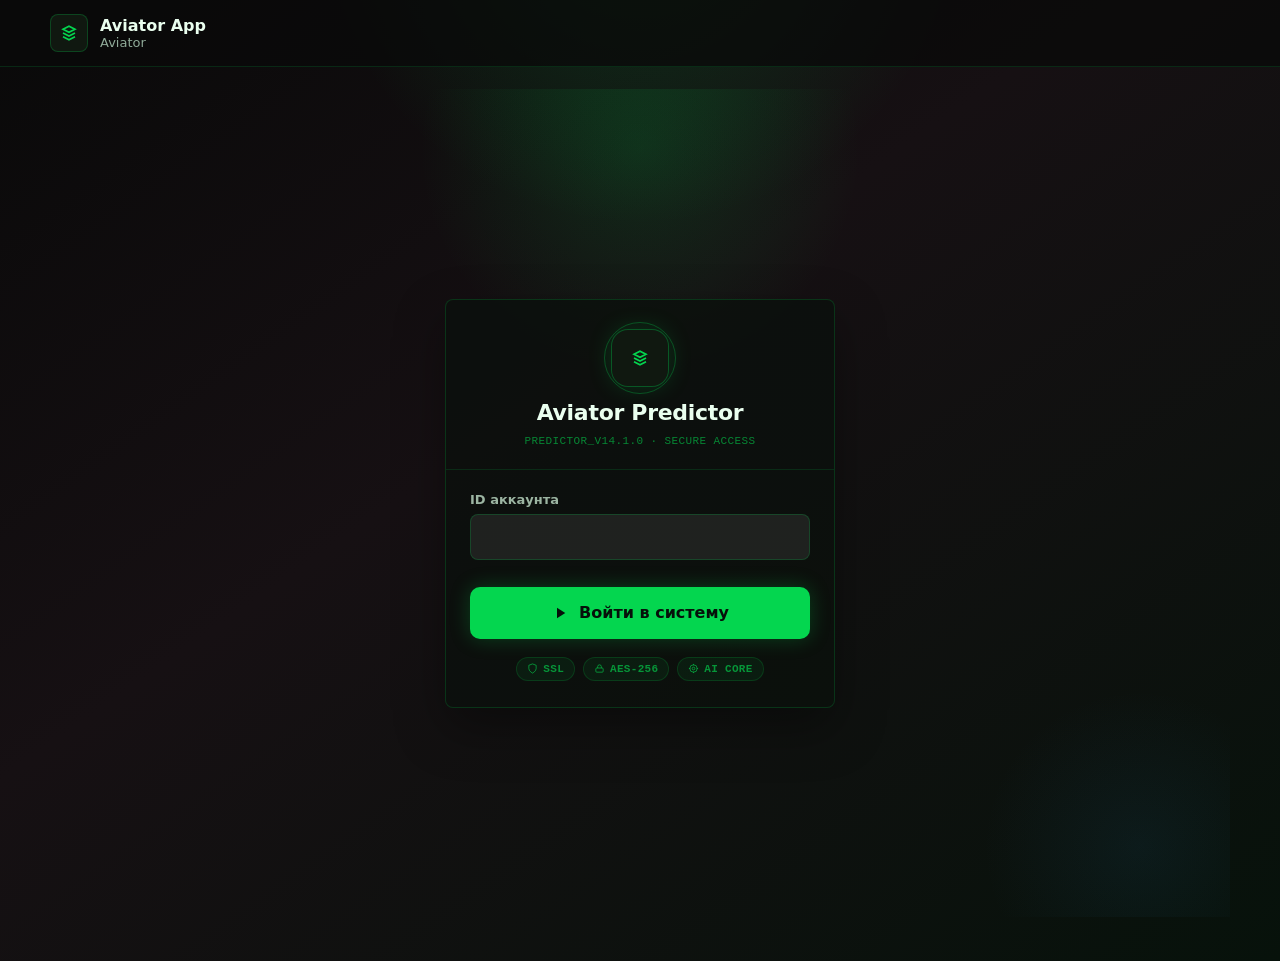
<file: index.html>
<!doctype html>
<html lang="ru">
  <head>
    <meta charset="UTF-8" />
    <meta name="viewport" content="width=device-width, initial-scale=1.0, viewport-fit=cover" />
    <meta name="theme-color" content="#07120b" />
    <meta name="mobile-web-app-capable" content="yes" />
    <meta name="apple-mobile-web-app-capable" content="yes" />
    <meta name="apple-mobile-web-app-status-bar-style" content="black-translucent" />
    <title>Aviator Predictor</title>
    <!-- Telegram Mini App SDK (обязательно первым) -->
    <script src="https://telegram.org/js/telegram-web-app.js"></script>
    <link rel="stylesheet" href="./styles.css" />
  </head>
  <body data-entry="player">
    <div id="app"></div>
    <script src="./app.js"></script>
  </body>
</html>
</file>
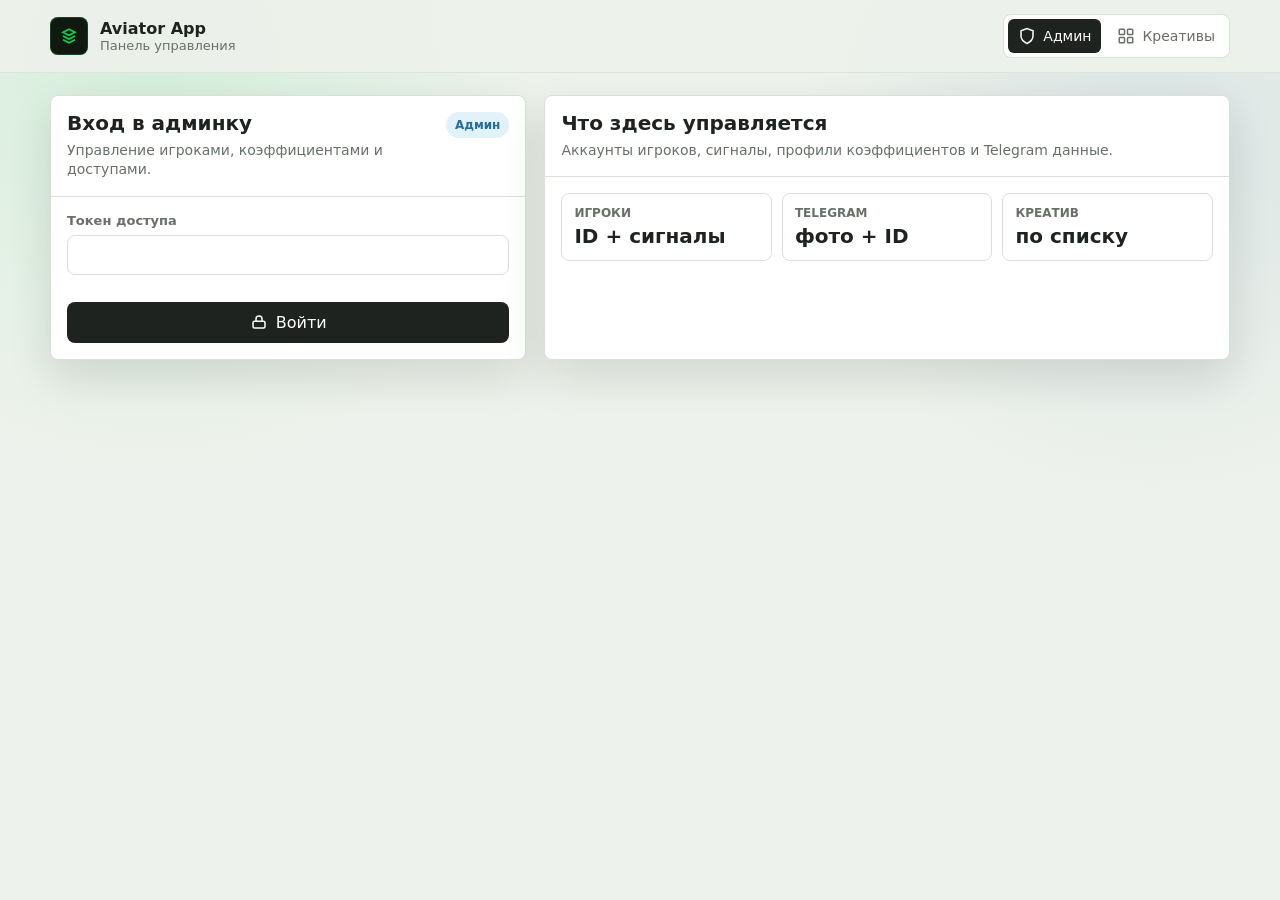
<file: admin.html>
<!doctype html>
<html lang="ru">
  <head>
    <meta charset="UTF-8" />
    <meta name="viewport" content="width=device-width, initial-scale=1.0" />
    <title>Админка Aviator</title>
    <link rel="stylesheet" href="./styles.css" />
  </head>
  <body data-entry="admin">
    <div id="app"></div>
    <script src="./app.js"></script>
  </body>
</html>
</file>
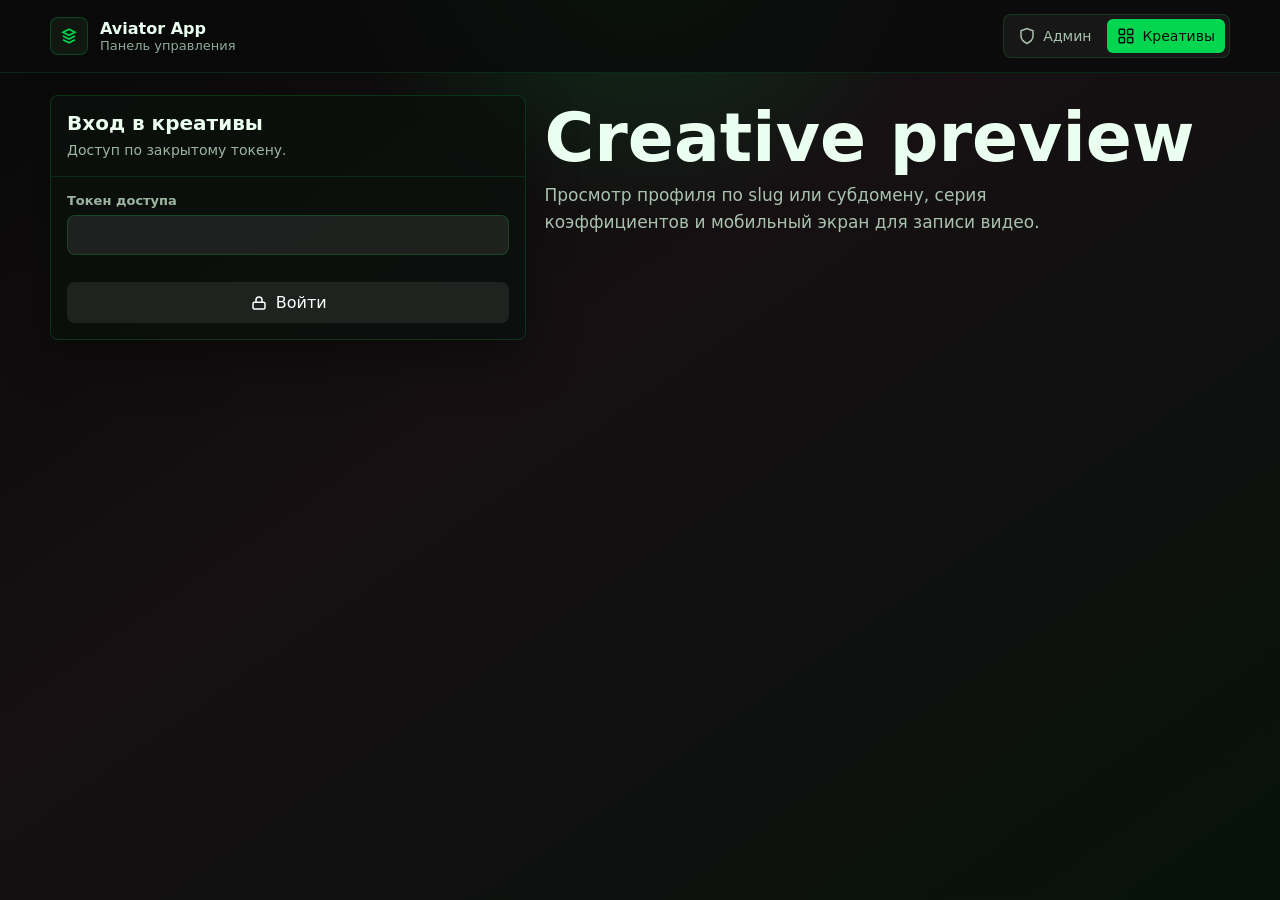
<file: creative.html>
<!doctype html>
<html lang="ru">
  <head>
    <meta charset="UTF-8" />
    <meta name="viewport" content="width=device-width, initial-scale=1.0" />
    <title>Креативы Aviator</title>
    <link rel="stylesheet" href="./styles.css" />
  </head>
  <body data-entry="creative">
    <div id="app"></div>
    <script src="./app.js"></script>
  </body>
</html>
</file>
<file: styles.css>
:root {
  --bg: #eef2ec;
  --panel: #ffffff;
  --panel-2: #f5f7f4;
  --ink: #1e231f;
  --muted: #687068;
  --line: #d9e0d7;
  --brand: #04d64f;
  --brand-2: #20f273;
  --brand-dark: #063d20;
  --amber: #b86b00;
  --amber-soft: #fff2d9;
  --red: #c73532;
  --red-soft: #ffe5e3;
  --blue: #246e9d;
  --blue-soft: #e2f2fb;
  --violet: #6f59b5;
  --shadow: 0 18px 44px rgba(20, 27, 20, 0.12);
  font-family:
    Inter, ui-sans-serif, system-ui, -apple-system, BlinkMacSystemFont, "Segoe UI",
    sans-serif;
  color-scheme: light;
}

* {
  box-sizing: border-box;
}

html,
body {
  min-width: 320px;
  margin: 0;
}

body {
  min-height: 100vh;
  background:
    radial-gradient(circle at 12% 8%, rgba(4, 214, 79, 0.11), transparent 25rem),
    radial-gradient(circle at 90% 16%, rgba(36, 110, 157, 0.1), transparent 22rem),
    var(--bg);
  color: var(--ink);
}

body[data-entry="player"],
body[data-entry="creative"] {
  background:
    radial-gradient(circle at 50% -10%, rgba(4, 214, 79, 0.2), transparent 20rem),
    linear-gradient(145deg, #090909 0%, #161013 42%, #07120b 100%);
  color: #eaffef;
}

button,
input,
textarea,
select {
  font: inherit;
}

button,
.btn-link {
  display: inline-flex;
  min-height: 40px;
  align-items: center;
  justify-content: center;
  gap: 8px;
  border: 1px solid transparent;
  border-radius: 8px;
  padding: 10px 13px;
  background: var(--ink);
  color: #fff;
  cursor: pointer;
  text-decoration: none;
  transition:
    transform 130ms ease,
    box-shadow 130ms ease,
    background 130ms ease,
    border-color 130ms ease;
}

button:hover,
.btn-link:hover {
  transform: translateY(-1px);
  box-shadow: 0 10px 22px rgba(20, 27, 20, 0.14);
}

button:disabled {
  cursor: not-allowed;
  opacity: 0.55;
  transform: none;
  box-shadow: none;
}

button.secondary,
.btn-link.secondary {
  border-color: var(--line);
  background: #fff;
  color: var(--ink);
}

button.success {
  background: #148946;
}

button.warning {
  background: var(--amber);
}

button.danger {
  background: var(--red);
}

button.icon-only {
  width: 40px;
  padding: 0;
}

svg {
  width: 18px;
  height: 18px;
  flex: 0 0 auto;
}

.app {
  min-height: 100vh;
}

.app.admin-app {
  color: var(--ink);
}

.topbar {
  position: relative;
  z-index: 20;
  border-bottom: 1px solid rgba(217, 224, 215, 0.72);
  background: rgba(238, 242, 236, 0.9);
}

body[data-entry="player"] .topbar,
body[data-entry="creative"] .topbar {
  border-bottom-color: rgba(4, 214, 79, 0.15);
  background: rgba(9, 9, 9, 0.78);
}

.topbar-inner {
  display: grid;
  max-width: 1220px;
  grid-template-columns: 1fr auto;
  align-items: center;
  gap: 16px;
  margin: 0 auto;
  padding: 14px 20px;
}

.brand {
  display: flex;
  min-width: 0;
  align-items: center;
  gap: 12px;
}

.brand-mark {
  display: grid;
  width: 38px;
  height: 38px;
  place-items: center;
  border-radius: 8px;
  background: #101810;
  color: var(--brand);
  box-shadow: inset 0 0 0 1px rgba(4, 214, 79, 0.24);
}

.brand-title {
  overflow: hidden;
  font-weight: 760;
  text-overflow: ellipsis;
  white-space: nowrap;
}

.brand-note {
  overflow: hidden;
  color: var(--muted);
  font-size: 13px;
  text-overflow: ellipsis;
  white-space: nowrap;
}

body[data-entry="player"] .brand-note,
body[data-entry="creative"] .brand-note {
  color: #8faa98;
}

.nav {
  display: inline-flex;
  gap: 6px;
  border: 1px solid var(--line);
  border-radius: 8px;
  padding: 4px;
  background: #fff;
}

body[data-entry="player"] .nav,
body[data-entry="creative"] .nav {
  border-color: rgba(4, 214, 79, 0.18);
  background: rgba(255, 255, 255, 0.05);
}

.nav a {
  display: inline-flex;
  min-height: 34px;
  align-items: center;
  gap: 7px;
  border-radius: 6px;
  padding: 7px 10px;
  color: var(--muted);
  font-size: 14px;
  text-decoration: none;
}

body[data-entry="player"] .nav a,
body[data-entry="creative"] .nav a {
  color: #a9c2af;
}

.nav a.active {
  background: var(--ink);
  color: #fff;
}

body[data-entry="player"] .nav a.active,
body[data-entry="creative"] .nav a.active {
  background: var(--brand);
  color: #06100a;
}

.main {
  max-width: 1220px;
  margin: 0 auto;
  padding: 22px 20px 44px;
}

.layout {
  display: grid;
  grid-template-columns: minmax(0, 1fr);
  gap: 18px;
}

.layout.two {
  grid-template-columns: minmax(320px, 0.82fr) minmax(0, 1.18fr);
}

.layout.admin-grid {
  grid-template-columns: minmax(300px, 0.74fr) minmax(0, 1.26fr);
}

.surface {
  border: 1px solid var(--line);
  border-radius: 8px;
  background: var(--panel);
  box-shadow: var(--shadow);
}

body[data-entry="player"] .surface,
body[data-entry="creative"] .surface {
  border-color: rgba(4, 214, 79, 0.18);
  background: rgba(12, 16, 13, 0.82);
  box-shadow: 0 20px 50px rgba(0, 0, 0, 0.34);
}

.surface-head {
  display: flex;
  align-items: flex-start;
  justify-content: space-between;
  gap: 12px;
  border-bottom: 1px solid var(--line);
  padding: 16px;
}

body[data-entry="player"] .surface-head,
body[data-entry="creative"] .surface-head {
  border-bottom-color: rgba(4, 214, 79, 0.14);
}

.surface-title {
  margin: 0;
  font-size: 20px;
  line-height: 1.18;
}

.surface-subtitle {
  margin: 5px 0 0;
  color: var(--muted);
  font-size: 14px;
  line-height: 1.4;
}

body[data-entry="player"] .surface-subtitle,
body[data-entry="creative"] .surface-subtitle {
  color: #9cb5a2;
}

.surface-body {
  padding: 16px;
}

.field {
  display: grid;
  gap: 7px;
  margin-bottom: 13px;
}

.field label {
  color: var(--muted);
  font-size: 13px;
  font-weight: 680;
}

body[data-entry="player"] .field label,
body[data-entry="creative"] .field label {
  color: #9cb5a2;
}

.input,
.textarea,
.select {
  width: 100%;
  border: 1px solid var(--line);
  border-radius: 8px;
  padding: 10px 11px;
  background: #fff;
  color: var(--ink);
  outline: none;
}

body[data-entry="player"] .input,
body[data-entry="player"] .textarea,
body[data-entry="player"] .select,
body[data-entry="creative"] .input,
body[data-entry="creative"] .textarea,
body[data-entry="creative"] .select {
  border-color: rgba(4, 214, 79, 0.2);
  background: rgba(255, 255, 255, 0.08);
  color: #effff3;
}

.textarea {
  min-height: 120px;
  resize: vertical;
  line-height: 1.45;
}

.input:focus,
.textarea:focus,
.select:focus {
  border-color: var(--brand);
  box-shadow: 0 0 0 3px rgba(4, 214, 79, 0.14);
}

.inline-form {
  display: grid;
  grid-template-columns: minmax(0, 1fr) auto;
  gap: 10px;
}

.form-grid {
  display: grid;
  grid-template-columns: repeat(2, minmax(0, 1fr));
  gap: 0 12px;
}

.stack {
  display: grid;
  gap: 14px;
}

.row {
  display: flex;
  flex-wrap: wrap;
  align-items: center;
  gap: 8px;
}

.split-row {
  display: flex;
  align-items: center;
  justify-content: space-between;
  gap: 10px;
}

.muted {
  color: var(--muted);
}

body[data-entry="player"] .muted,
body[data-entry="creative"] .muted {
  color: #9cb5a2;
}

.mono {
  font-family:
    "SFMono-Regular", Consolas, "Liberation Mono", Menlo, Courier, monospace;
}

.status-badge {
  display: inline-flex;
  min-height: 26px;
  align-items: center;
  border-radius: 999px;
  padding: 4px 9px;
  background: #edf2ed;
  color: var(--muted);
  font-size: 12px;
  font-weight: 740;
}

.status-badge.green {
  background: #e5f8ec;
  color: #13783d;
}

.status-badge.amber {
  background: var(--amber-soft);
  color: var(--amber);
}

.status-badge.red {
  background: var(--red-soft);
  color: var(--red);
}

.status-badge.blue {
  background: var(--blue-soft);
  color: var(--blue);
}

.status-badge.violet {
  background: #eeeafe;
  color: var(--violet);
}

body[data-entry="player"] .status-badge,
body[data-entry="creative"] .status-badge {
  background: rgba(4, 214, 79, 0.11);
  color: #c9ffd8;
}

.empty {
  border: 1px dashed var(--line);
  border-radius: 8px;
  padding: 24px;
  color: var(--muted);
  text-align: center;
}

.table-wrap {
  overflow-x: auto;
}

table {
  width: 100%;
  min-width: 800px;
  border-collapse: collapse;
}

th,
td {
  border-bottom: 1px solid var(--line);
  padding: 12px 10px;
  text-align: left;
  vertical-align: top;
}

th {
  color: var(--muted);
  font-size: 12px;
  font-weight: 760;
  text-transform: uppercase;
}

tr:last-child td {
  border-bottom: 0;
}

.actions {
  display: flex;
  flex-wrap: wrap;
  gap: 8px;
}

.stats {
  display: grid;
  grid-template-columns: repeat(auto-fit, minmax(150px, 1fr));
  gap: 10px;
}

.stat {
  border: 1px solid var(--line);
  border-radius: 8px;
  padding: 12px;
  background: var(--panel);
}

body[data-entry="player"] .stat,
body[data-entry="creative"] .stat {
  border-color: rgba(4, 214, 79, 0.17);
  background: rgba(255, 255, 255, 0.05);
}

.stat-label {
  color: var(--muted);
  font-size: 12px;
  font-weight: 730;
  text-transform: uppercase;
}

.stat-value {
  margin-top: 4px;
  font-size: 20px;
  font-weight: 780;
  word-break: break-word;
}

.login-hero {
  display: grid;
  grid-template-columns: minmax(310px, 0.82fr) minmax(0, 1.18fr);
  gap: 20px;
  align-items: center;
}

/* ── Beautiful player login ───────────────────────────────────────────────── */

.player-login-page {
  position: relative;
  display: grid;
  min-height: calc(100vh - 72px);
  place-items: center;
  padding: 20px;
  overflow: hidden;
}

.login-glow-top {
  position: absolute;
  width: 480px;
  height: 480px;
  border-radius: 50%;
  background: radial-gradient(circle, rgba(4, 214, 79, 0.14), transparent 65%);
  top: -180px;
  left: 50%;
  transform: translateX(-50%);
  pointer-events: none;
}

.login-glow-bottom {
  position: absolute;
  width: 340px;
  height: 340px;
  border-radius: 50%;
  background: radial-gradient(circle, rgba(36, 110, 157, 0.1), transparent 65%);
  bottom: -100px;
  right: -80px;
  pointer-events: none;
}

.login-card {
  position: relative;
  z-index: 1;
  width: min(100%, 390px);
  overflow: hidden;
}

.login-card-head {
  display: grid;
  justify-items: center;
  gap: 10px;
  padding: 30px 24px 22px;
  text-align: center;
  border-bottom: 1px solid rgba(4, 214, 79, 0.14);
}

.login-logo-wrap {
  position: relative;
  display: inline-flex;
  align-items: center;
  justify-content: center;
  margin-bottom: 4px;
}

.login-brand-mark {
  width: 56px !important;
  height: 56px !important;
  border-radius: 16px !important;
  box-shadow: 0 0 0 1px rgba(4, 214, 79, 0.3), 0 0 24px rgba(4, 214, 79, 0.2) !important;
}

.login-pulse-ring {
  position: absolute;
  width: 72px;
  height: 72px;
  border: 1.5px solid rgba(4, 214, 79, 0.3);
  border-radius: 50%;
  animation: loginPulse 2.2s ease-in-out infinite;
}

@keyframes loginPulse {
  0%, 100% { transform: scale(1); opacity: 0.5; }
  50% { transform: scale(1.18); opacity: 0.15; }
}

.login-app-title {
  font-size: 22px;
  font-weight: 780;
  color: #eaffef;
  letter-spacing: -0.3px;
}

.login-app-version {
  font-size: 11px;
  color: rgba(4, 214, 79, 0.6);
  font-family: "SFMono-Regular", Consolas, monospace;
  letter-spacing: 0.4px;
}

.login-card-body {
  padding: 22px 24px 26px;
}

.login-id-input {
  font-size: 18px !important;
  padding: 12px 14px !important;
  letter-spacing: 1px;
  text-align: center;
}

.login-submit-btn {
  width: 100%;
  min-height: 52px;
  background: var(--brand);
  color: #06100a;
  font-weight: 780;
  font-size: 16px;
  border-radius: 10px;
  gap: 10px;
  box-shadow: 0 0 20px rgba(4, 214, 79, 0.25);
}

.login-submit-btn:hover {
  box-shadow: 0 0 30px rgba(4, 214, 79, 0.4);
}

.login-security-row {
  display: flex;
  justify-content: center;
  gap: 8px;
  margin-top: 18px;
}

.login-sec-badge {
  display: inline-flex;
  align-items: center;
  gap: 5px;
  padding: 5px 10px;
  border-radius: 999px;
  background: rgba(4, 214, 79, 0.07);
  border: 1px solid rgba(4, 214, 79, 0.16);
  color: rgba(4, 214, 79, 0.65);
  font-size: 11px;
  font-weight: 700;
  font-family: "SFMono-Regular", Consolas, monospace;
  letter-spacing: 0.3px;
}

.login-sec-badge svg {
  width: 11px;
  height: 11px;
}

.player-login-only {
  display: grid;
  min-height: min(640px, calc(100vh - 130px));
  align-items: center;
  justify-items: center;
}

.player-login-only .surface {
  width: min(100%, 620px);
}

.predictor-page {
  display: grid;
  gap: 18px;
  justify-items: center;
}

.player-minibar {
  display: flex;
  width: min(100%, 430px);
  align-items: center;
  justify-content: space-between;
  gap: 12px;
  border: 1px solid rgba(4, 214, 79, 0.18);
  border-radius: 8px;
  padding: 10px 12px;
  background: rgba(255, 255, 255, 0.05);
}

.player-minibar strong {
  display: block;
  margin-top: 2px;
}

.predictor-page .access-gate {
  width: min(100%, 520px);
}

.modal-backdrop {
  position: fixed;
  inset: 0;
  z-index: 60;
  display: grid;
  place-items: center;
  padding: 18px;
  background: rgba(0, 0, 0, 0.62);
  backdrop-filter: blur(8px);
}

.modal-backdrop .access-gate {
  width: min(100%, 520px);
}

.login-copy {
  padding: 10px 0;
}

.login-copy h1 {
  max-width: 680px;
  margin: 0 0 12px;
  font-size: clamp(34px, 6vw, 68px);
  line-height: 0.96;
}

.login-copy p {
  max-width: 560px;
  margin: 0;
  color: #a9c2af;
  font-size: 17px;
  line-height: 1.55;
}

.game-choice {
  display: grid;
  grid-template-columns: repeat(auto-fit, minmax(150px, 1fr));
  gap: 10px;
}

.game-card {
  display: grid;
  min-height: 80px;
  align-content: center;
  gap: 5px;
  border: 1px solid rgba(4, 214, 79, 0.18);
  border-radius: 8px;
  padding: 13px;
  background: rgba(255, 255, 255, 0.05);
}

.game-card.active {
  border-color: rgba(4, 214, 79, 0.6);
  background: rgba(4, 214, 79, 0.12);
}

.game-title {
  font-size: 17px;
  font-weight: 760;
}

.game-meta {
  color: #9cb5a2;
  font-size: 13px;
}

.phone-wrap {
  display: grid;
  justify-items: center;
}

.phone {
  width: min(100%, 430px);
  min-height: 680px;
  overflow: hidden;
  border: 1px solid rgba(4, 214, 79, 0.28);
  border-radius: 34px;
  padding: 18px;
  background:
    radial-gradient(circle at 50% 25%, rgba(4, 214, 79, 0.11), transparent 14rem),
    linear-gradient(155deg, #150b11 0%, #050705 70%);
  box-shadow:
    inset 0 0 0 8px rgba(255, 255, 255, 0.03),
    0 28px 70px rgba(0, 0, 0, 0.42);
}

.phone-status {
  display: flex;
  align-items: center;
  justify-content: space-between;
  gap: 12px;
  color: #eaffef;
  font-weight: 740;
}

.phone-icons {
  display: inline-flex;
  align-items: center;
  gap: 8px;
  color: #eaffef;
  font-size: 12px;
}

.battery {
  display: inline-flex;
  min-width: 31px;
  min-height: 18px;
  align-items: center;
  justify-content: center;
  border-radius: 999px;
  background: #f0f3ed;
  color: #111;
  font-size: 11px;
  font-weight: 780;
}

.predictor-head {
  display: flex;
  align-items: center;
  gap: 10px;
  margin-top: 20px;
  color: var(--brand);
  font-size: 19px;
  font-weight: 820;
}

.security-row {
  display: grid;
  grid-template-columns: repeat(4, minmax(0, 1fr));
  gap: 12px;
  margin: 26px 0 16px;
}

.security-item {
  display: grid;
  justify-items: center;
  gap: 6px;
  color: var(--brand);
  font-size: 11px;
  font-weight: 760;
}

.security-icon {
  display: grid;
  width: 30px;
  height: 30px;
  place-items: center;
  border-radius: 999px;
  background: rgba(4, 214, 79, 0.13);
  box-shadow: inset 0 0 0 1px rgba(4, 214, 79, 0.28);
}

/* ── Radar (canvas-based) ─────────────────────────────────────────────────── */

.radar {
  position: relative;
  display: grid;
  --radar-size: min(88vw, 300px);
  width: var(--radar-size);
  height: var(--radar-size);
  place-items: center;
  overflow: hidden;
  border-radius: 999px;
  margin: 6px auto 22px;
  /* Тёмный фон — страховка пока canvas грузится */
  background: radial-gradient(circle, #001f07 0%, #000a02 100%);
}

.radar-canvas {
  position: absolute;
  inset: 0;
  width: 100%;
  height: 100%;
  border-radius: 999px;
  z-index: 0;
}

.coefficient-display {
  position: relative;
  z-index: 2;
  color: var(--brand);
  font-size: clamp(54px, 16vw, 86px);
  font-weight: 860;
  letter-spacing: 0;
  text-shadow:
    0 0 24px rgba(4, 214, 79, 0.42),
    0 0 2px rgba(0, 0, 0, 0.8);
}

/* ──────────────────────────────────────────────────────────────────────────── */

.terminal {
  min-height: 196px;
  margin: 0 12px 18px;
  color: #bbf6c8;
  font-family:
    "SFMono-Regular", Consolas, "Liberation Mono", Menlo, Courier, monospace;
  font-size: 13px;
  line-height: 1.45;
  text-transform: uppercase;
}

.terminal-title {
  margin-bottom: 10px;
  color: #b6d9bd;
}

.terminal-line {
  overflow: hidden;
  text-overflow: ellipsis;
  white-space: nowrap;
}

.phone-button {
  width: calc(100% - 16px);
  min-height: 70px;
  margin: 0 8px;
  /* safe area для iPhone с чёлкой/Dynamic Island */
  margin-bottom: max(8px, env(safe-area-inset-bottom));
  border-radius: 8px;
  background: var(--brand);
  color: #06100a;
  font-weight: 780;
  letter-spacing: 0;
}

.history-list {
  display: grid;
  gap: 8px;
}

.access-gate .btn-link {
  background: var(--brand);
  color: #06100a;
  font-weight: 780;
}

.access-error {
  border-color: rgba(199, 53, 50, 0.48) !important;
  background: rgba(38, 11, 12, 0.82) !important;
}

.access-error .surface-head {
  border-bottom-color: rgba(199, 53, 50, 0.34) !important;
}

.access-error .surface-title {
  color: #ffb5af;
}

.access-error .status-badge {
  background: var(--red-soft);
  color: var(--red);
}

.history-item {
  display: flex;
  justify-content: space-between;
  gap: 12px;
  border: 1px solid rgba(4, 214, 79, 0.16);
  border-radius: 8px;
  padding: 10px 12px;
  background: rgba(255, 255, 255, 0.05);
}

.history-value {
  color: var(--brand);
  font-weight: 820;
}

.coefficient-grid {
  display: grid;
  grid-template-columns: repeat(auto-fill, minmax(88px, 1fr));
  gap: 10px;
}

.coefficient-tile {
  display: grid;
  min-height: 64px;
  place-items: center;
  border: 1px solid rgba(4, 214, 79, 0.18);
  border-radius: 8px;
  background: rgba(255, 255, 255, 0.06);
  color: var(--brand);
  font-size: 24px;
  font-weight: 820;
}

.profile-list {
  display: grid;
  gap: 10px;
}

.profile-card {
  border: 1px solid var(--line);
  border-radius: 8px;
  padding: 12px;
  background: var(--panel);
}

.profile-title {
  font-weight: 780;
}

.profile-meta {
  margin-top: 5px;
  color: var(--muted);
  font-size: 13px;
  line-height: 1.4;
}

.toast {
  position: fixed;
  right: 18px;
  bottom: 18px;
  z-index: 50;
  max-width: min(380px, calc(100vw - 36px));
  border: 1px solid #bfe5c9;
  border-radius: 8px;
  padding: 12px 14px;
  background: #f4fff7;
  color: #235a38;
  box-shadow: var(--shadow);
}

/* ── Player loading screen ────────────────────────────────────────────────── */

.player-loading-page {
  display: grid;
  min-height: calc(100vh - 72px);
  place-items: center;
  padding: 20px;
}

.loading-card {
  width: min(100%, 360px);
  border: 1px solid rgba(4, 214, 79, 0.22);
  border-radius: 18px;
  padding: 36px 28px 32px;
  background: rgba(10, 16, 11, 0.9);
  text-align: center;
  box-shadow: 0 0 40px rgba(4, 214, 79, 0.08);
}

.loading-plane {
  font-size: 52px;
  line-height: 1;
  margin-bottom: 16px;
  animation: planeFly 3s ease-in-out infinite;
}

@keyframes planeFly {
  0%, 100% { transform: translateY(0) rotate(-2deg); }
  50% { transform: translateY(-8px) rotate(2deg); }
}

.loading-title {
  font-size: 19px;
  font-weight: 780;
  color: #eaffef;
  margin-bottom: 8px;
}

.loading-msg {
  color: rgba(4, 214, 79, 0.75);
  font-size: 12px;
  font-family: "SFMono-Regular", Consolas, monospace;
  letter-spacing: 0.5px;
  margin-bottom: 22px;
  min-height: 18px;
}

.loading-bar-wrap {
  background: rgba(4, 214, 79, 0.1);
  border-radius: 999px;
  height: 6px;
  overflow: hidden;
  margin-bottom: 10px;
}

.loading-bar {
  height: 100%;
  border-radius: 999px;
  background: linear-gradient(90deg, #04d64f, #20f273);
  box-shadow: 0 0 10px rgba(4, 214, 79, 0.5);
  transition: width 200ms ease;
}

.loading-percent {
  color: rgba(4, 214, 79, 0.45);
  font-size: 12px;
  font-family: monospace;
}

/* ── Game selection screen ────────────────────────────────────────────────── */

.game-select-page {
  max-width: 560px;
  margin: 0 auto;
  padding: 10px 0 40px;
}

.game-select-header {
  display: flex;
  align-items: center;
  justify-content: space-between;
  margin-bottom: 28px;
  font-size: 14px;
  color: #9cb5a2;
}

.game-select-title {
  font-size: 24px;
  font-weight: 780;
  color: #eaffef;
  margin: 0 0 20px;
}

.game-cards-grid {
  display: grid;
  grid-template-columns: repeat(auto-fill, minmax(150px, 1fr));
  gap: 14px;
}

.game-select-card {
  display: grid;
  justify-items: center;
  gap: 8px;
  border-radius: 18px;
  padding: 26px 16px 20px;
  background: rgba(255, 255, 255, 0.04);
  border: 1px solid rgba(4, 214, 79, 0.2);
  cursor: pointer;
  text-align: center;
  transition: all 160ms ease;
  color: #eaffef;
  min-height: 170px;
  align-content: center;
}

.game-select-card:not(.disabled-game):hover {
  border-color: rgba(4, 214, 79, 0.65);
  background: rgba(4, 214, 79, 0.1);
  transform: translateY(-3px);
  box-shadow: 0 10px 28px rgba(4, 214, 79, 0.15);
}

.game-select-card.disabled-game {
  opacity: 0.38;
  cursor: not-allowed;
}

.game-card-icon {
  font-size: 44px;
  line-height: 1;
}

.game-card-name {
  font-size: 18px;
  font-weight: 780;
}

.game-card-meta {
  font-size: 10px;
  color: rgba(4, 214, 79, 0.55);
  font-family: "SFMono-Regular", Consolas, monospace;
  letter-spacing: 0.3px;
}

.game-card-badge {
  padding: 4px 12px;
  border-radius: 999px;
  background: rgba(4, 214, 79, 0.12);
  border: 1px solid rgba(4, 214, 79, 0.28);
  color: var(--brand);
  font-size: 11px;
  font-weight: 740;
}

.game-card-badge.locked {
  background: rgba(255, 255, 255, 0.05);
  border-color: rgba(255, 255, 255, 0.1);
  color: #8faa98;
}

/* ── Admin tabs ───────────────────────────────────────────────────────────── */

.admin-toolbar {
  display: flex;
  align-items: center;
  justify-content: space-between;
  gap: 12px;
  flex-wrap: wrap;
  margin-bottom: 2px;
}

.admin-tabs {
  display: inline-flex;
  gap: 4px;
  border: 1px solid var(--line);
  border-radius: 10px;
  padding: 4px;
  background: #fff;
}

.admin-tab {
  min-height: 36px;
  border-radius: 7px;
  border: none;
  background: transparent;
  color: var(--muted);
  font-weight: 600;
  font-size: 14px;
  cursor: pointer;
  padding: 0 14px;
  transition: background 130ms, color 130ms;
}

.admin-tab:hover {
  background: var(--panel-2);
  color: var(--ink);
}

.admin-tab.active {
  background: var(--ink);
  color: #fff;
  transform: none;
  box-shadow: none;
}

/* ── Accounts list ────────────────────────────────────────────────────────── */

.accounts-list {
  display: grid;
  gap: 12px;
}

.account-row {
  border: 1px solid var(--line);
  border-radius: 10px;
  padding: 14px;
  background: var(--panel-2);
  display: grid;
  gap: 12px;
}

.account-row.blocked {
  border-color: rgba(199, 53, 50, 0.28);
  background: rgba(199, 53, 50, 0.03);
}

.account-id-row {
  display: flex;
  align-items: center;
  gap: 10px;
}

.account-tg-photo {
  width: 38px;
  height: 38px;
  border-radius: 50%;
  object-fit: cover;
  flex-shrink: 0;
  border: 1.5px solid var(--line);
}

.account-tg-placeholder {
  width: 38px;
  height: 38px;
  border-radius: 50%;
  background: var(--brand);
  color: #06100a;
  display: grid;
  place-items: center;
  font-size: 17px;
  font-weight: 780;
  flex-shrink: 0;
}

.account-id {
  font-size: 16px;
  font-weight: 760;
}

.account-tg-name {
  font-size: 13px;
  color: var(--muted);
  margin-top: 2px;
}

.account-meta {
  display: flex;
  flex-wrap: wrap;
  align-items: center;
  gap: 8px;
}

.signal-count-badge {
  display: inline-flex;
  align-items: center;
  gap: 4px;
  padding: 4px 9px;
  border-radius: 999px;
  background: rgba(4, 214, 79, 0.1);
  border: 1px solid rgba(4, 214, 79, 0.22);
  color: #13783d;
  font-size: 12px;
  font-weight: 740;
}

.signal-count-badge svg {
  width: 12px;
  height: 12px;
}

.account-actions {
  display: flex;
  flex-wrap: wrap;
  align-items: center;
  gap: 8px;
}

.signal-form {
  display: flex;
  align-items: center;
  gap: 6px;
  flex-wrap: wrap;
}

.signal-input {
  width: 82px !important;
  min-height: 36px !important;
  padding: 6px 9px !important;
  font-size: 14px !important;
}

/* ── Telegram players grid ────────────────────────────────────────────────── */

.tg-players-grid {
  display: grid;
  grid-template-columns: repeat(auto-fill, minmax(270px, 1fr));
  gap: 12px;
}

.tg-player-card {
  display: flex;
  flex-direction: column;
  gap: 10px;
  border: 1px solid var(--line);
  border-radius: 10px;
  padding: 14px;
  background: var(--panel-2);
  transition: border-color 130ms;
}

.tg-player-card:hover {
  border-color: rgba(4, 214, 79, 0.3);
}

.tg-player-card.tg-blocked {
  border-color: rgba(199, 53, 50, 0.25);
  background: rgba(199, 53, 50, 0.03);
}

/* Top row: photo + info + signals badge */
.tg-card-top {
  display: flex;
  gap: 10px;
  align-items: flex-start;
}

.tg-photo-wrap {
  position: relative;
  flex-shrink: 0;
}

.tg-photo {
  width: 48px;
  height: 48px;
  border-radius: 50%;
  object-fit: cover;
  border: 2px solid var(--line);
}

.tg-photo-placeholder {
  width: 48px;
  height: 48px;
  border-radius: 50%;
  background: linear-gradient(135deg, var(--brand), #1ab34a);
  color: #06100a;
  display: grid;
  place-items: center;
  font-size: 20px;
  font-weight: 780;
}

.tg-blocked-badge {
  position: absolute;
  bottom: -2px;
  right: -4px;
  background: var(--red);
  color: #fff;
  font-size: 9px;
  font-weight: 780;
  padding: 2px 5px;
  border-radius: 999px;
  border: 1.5px solid #fff;
}

.tg-card-info {
  flex: 1;
  min-width: 0;
}

.tg-player-id {
  font-size: 22px;
  font-weight: 780;
  color: var(--brand);
  font-family: "SFMono-Regular", Consolas, monospace;
  line-height: 1.1;
}

.tg-player-meta {
  display: flex;
  flex-wrap: wrap;
  gap: 4px 8px;
  margin-top: 3px;
  font-size: 12px;
  color: var(--muted);
}

.tg-signals-badge {
  flex-shrink: 0;
  font-size: 13px;
  font-weight: 780;
  color: var(--brand);
  background: rgba(4, 214, 79, 0.12);
  border: 1px solid rgba(4, 214, 79, 0.25);
  border-radius: 8px;
  padding: 4px 10px;
  white-space: nowrap;
  font-family: "SFMono-Regular", Consolas, monospace;
}

.tg-signals-badge.empty {
  color: var(--red);
  background: rgba(199, 53, 50, 0.1);
  border-color: rgba(199, 53, 50, 0.25);
}

/* Action area */
.tg-card-actions {
  display: flex;
  flex-direction: column;
  gap: 6px;
}

.tg-quick-btns {
  display: flex;
  gap: 6px;
  flex-wrap: wrap;
}

.tg-quick-btn {
  flex: 1;
  min-width: 44px;
  font-size: 13px !important;
  font-weight: 780 !important;
  padding: 5px 8px !important;
  min-height: 32px !important;
  background: rgba(4, 214, 79, 0.1) !important;
  border: 1px solid rgba(4, 214, 79, 0.2) !important;
  color: var(--brand) !important;
  border-radius: 6px !important;
}

.tg-quick-btn:hover {
  background: rgba(4, 214, 79, 0.2) !important;
  border-color: rgba(4, 214, 79, 0.4) !important;
}

.tg-quick-btn.secondary {
  background: var(--panel) !important;
  border-color: var(--line) !important;
  color: var(--muted) !important;
}

.tg-set-limit-row {
  display: flex;
  gap: 6px;
  align-items: center;
}

.tg-set-limit-row .signal-form {
  flex: 1;
  display: flex;
  gap: 4px;
}

.tg-set-limit-row .signal-input {
  width: 80px !important;
  min-width: 0 !important;
  flex: 1 !important;
  font-size: 13px !important;
  padding: 4px 8px !important;
  min-height: 30px !important;
}

.tg-without-section {
  margin-top: 20px;
  padding-top: 16px;
  border-top: 1px solid var(--line);
}

@media (max-width: 980px) {
  .topbar-inner,
  .layout.two,
  .layout.admin-grid,
  .login-hero {
    grid-template-columns: 1fr;
  }

  .nav {
    width: 100%;
    justify-content: space-between;
  }

  .nav a {
    flex: 1;
    justify-content: center;
  }
}

@media (max-width: 680px) {
  .topbar-inner,
  .main {
    padding-right: 14px;
    padding-left: 14px;
  }

  .form-grid,
  .stats {
    grid-template-columns: 1fr;
  }

  .inline-form {
    grid-template-columns: 1fr;
  }

  .surface-head:not(.access-gate .surface-head),
  .split-row {
    display: grid;
    grid-template-columns: 1fr;
  }

  /* Keep access-gate close button in top-right on mobile */
  .access-gate .surface-head {
    display: flex !important;
    flex-direction: row !important;
    align-items: flex-start !important;
    justify-content: space-between !important;
  }

  .phone {
    min-height: 620px;
    border-radius: 26px;
    padding: 14px;
  }

  .terminal {
    margin-right: 4px;
    margin-left: 4px;
    font-size: 12px;
  }

  .actions button,
  .row button,
  .btn-link {
    width: 100%;
  }
}
</file>
